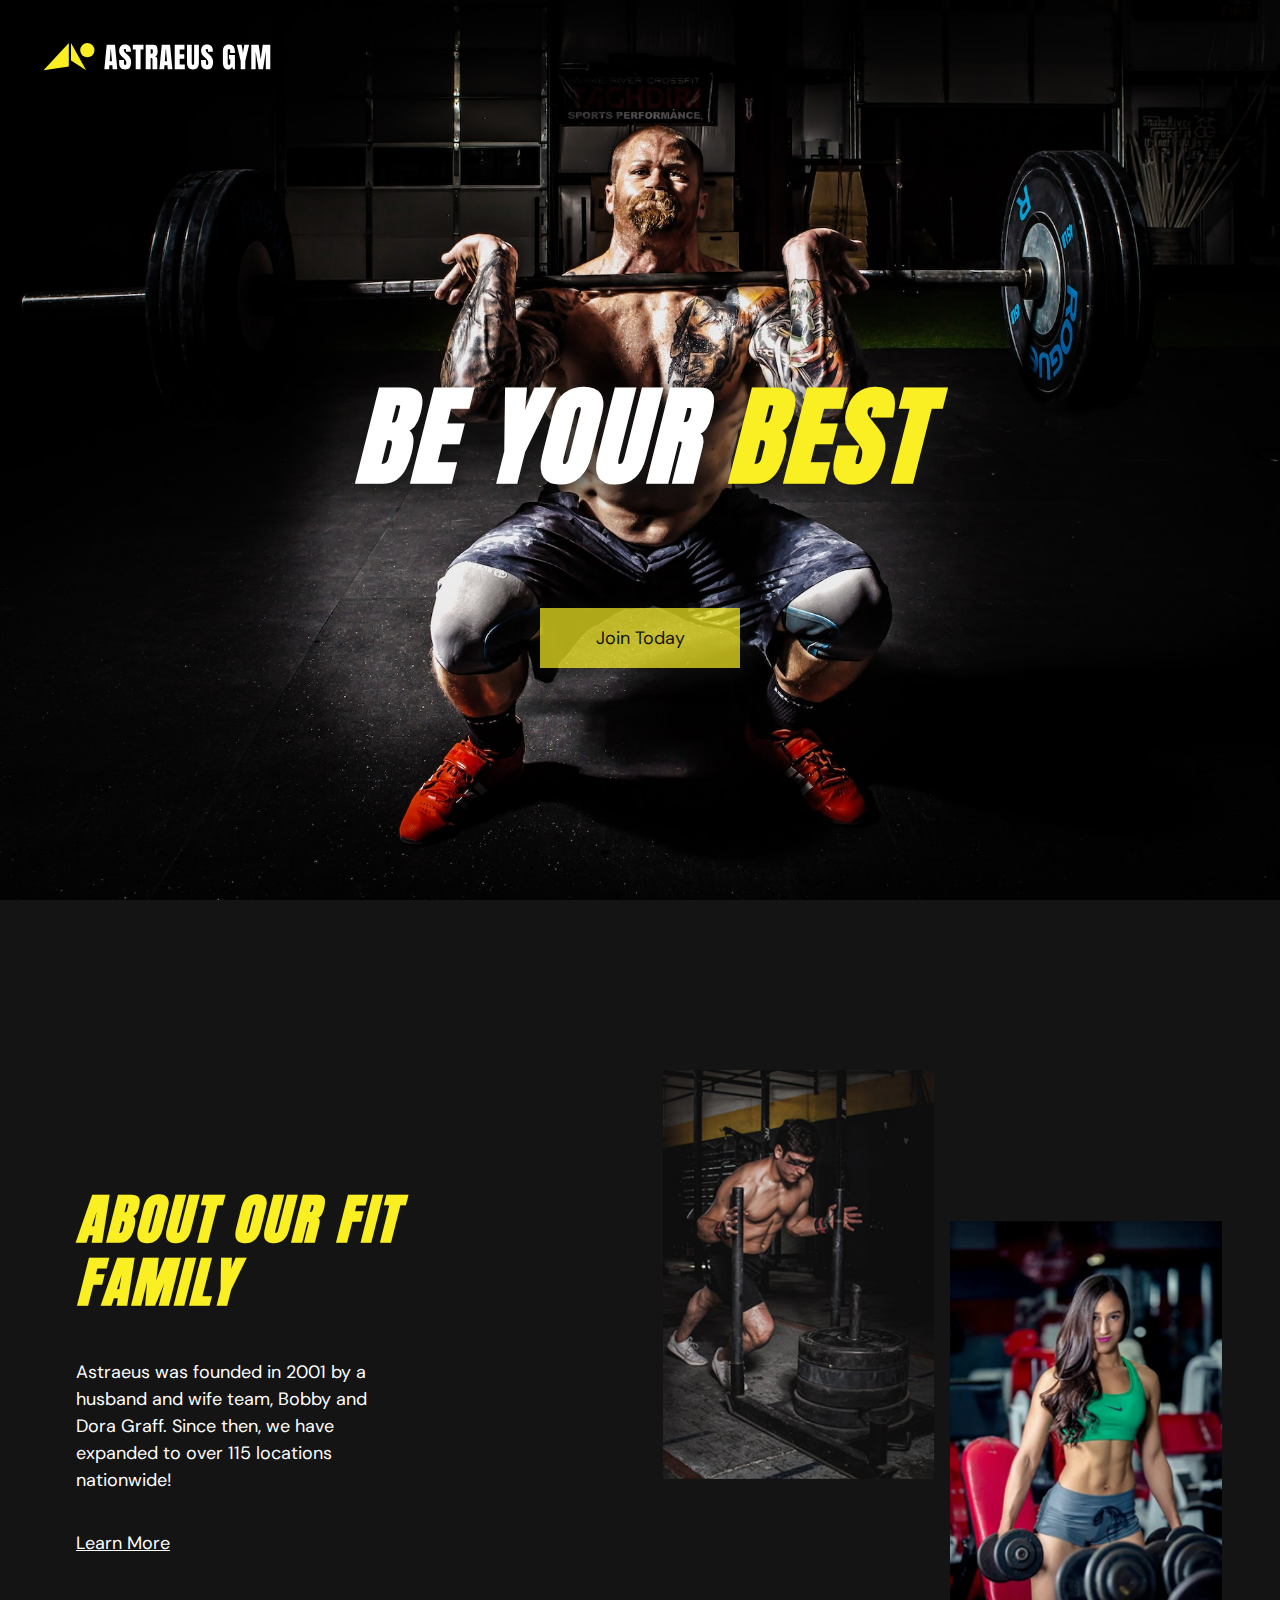
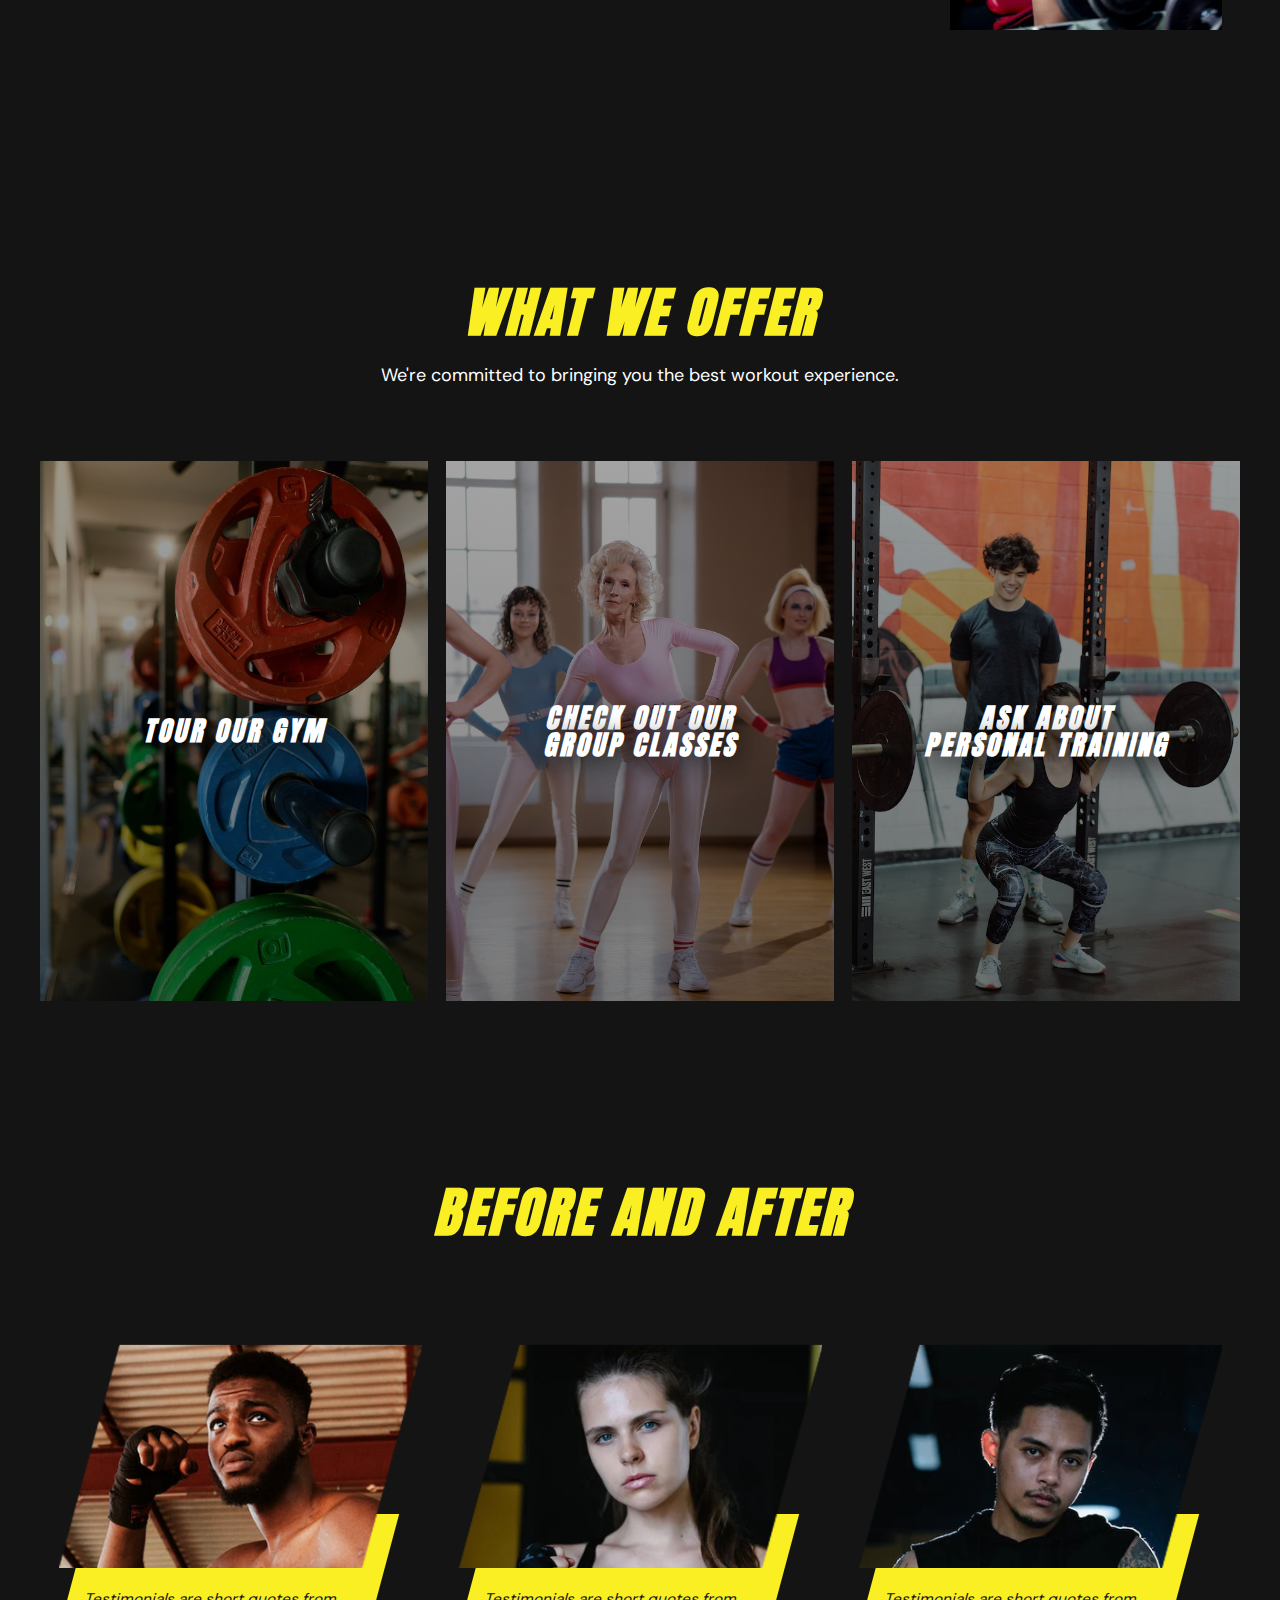
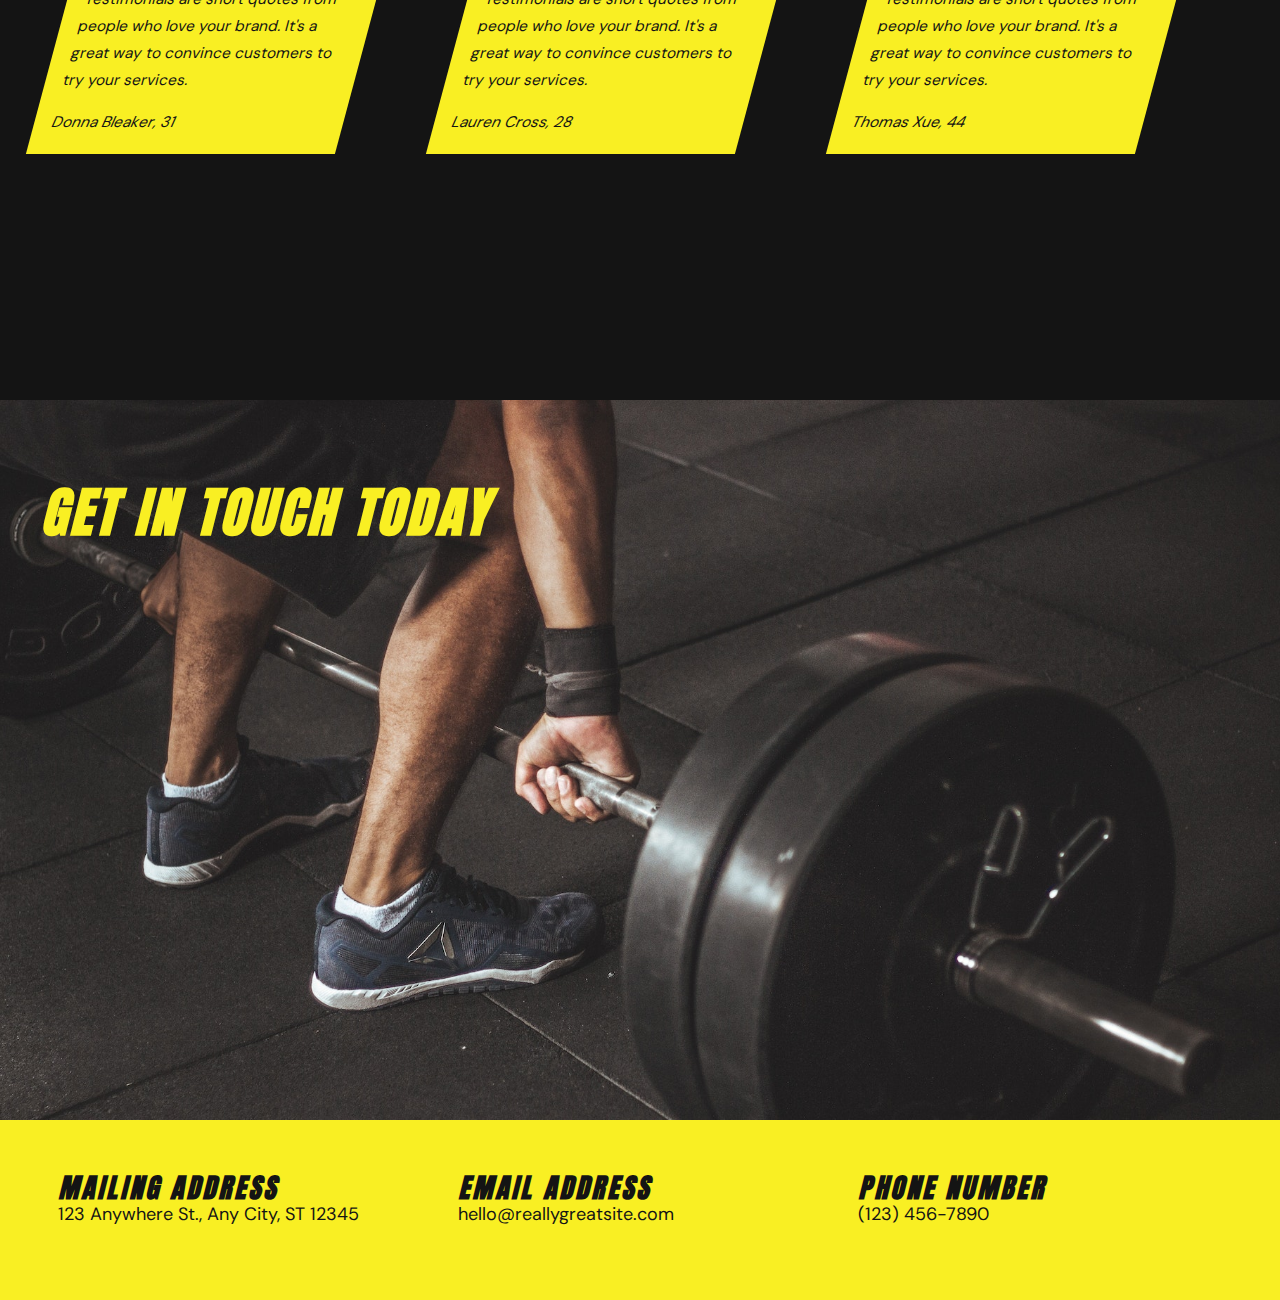
<file: gym-site/index.html>
<!DOCTYPE html>
<html lang="en">
<head>
    <meta charset="UTF-8">
    <meta http-equiv="X-UA-Compatible" content="IE=edge">
    <meta name="description" content="Beautiful Responsive GYM Website with Animation">
    <meta name="keywords" content="HTML, CSS, JavaScript">
    <meta name="author" content="Sangram Kishor">
    <meta name="viewport" content="width=device-width, initial-scale=1.0">
    <link rel="icon" type="image/x-icon" href="./images/logo.svg">
    
    <!-- google fonts  -->
    <link href='https://fonts.googleapis.com/css?family=Anton' rel='stylesheet'>
    <link rel="preconnect" href="https://fonts.googleapis.com">
    <link rel="preconnect" href="https://fonts.gstatic.com" crossorigin>
    <link href="https://fonts.googleapis.com/css2?family=DM+Sans&display=swap" rel="stylesheet">
    
    <!-- Animate css -->
    <link
        rel="stylesheet"
        href="https://cdnjs.cloudflare.com/ajax/libs/animate.css/4.1.1/animate.min.css"
    />
    <!-- custom stylesheet -->
    <link rel="stylesheet" href="style.css">
    
    <title>Welcome to Astraeus Gym</title>

</head>
<body>
    <section id="hero">
        <div class="container">
            <div class="logo-wrap">
                <img src="./images/logo.svg" height="45" alt="Astraeus Gym">
            </div>
            <div class="hero-text">
                <h1 class="heading"><span style="color: #fff;">Be Your</span> Best</h1>
                <button class="cta-btn">Join Today</button>
            </div>
        </div>
    </section>

    <section id="about">
        <div class="container">
            <div class="row">
                <div class="col about-col">
                    <h2 class="section-heading">
                        About Our Fit </br>Family
                    </h2>
                    <p>
                        Astraeus was founded in 2001 by a husband and wife team, Bobby and Dora Graff. Since then, we have expanded to over 115 locations nationwide!
                    </p>
                    <a href="" class="link">Learn More</a>
                </div>
                <div class="col about-img-col">
                    <img src="./images/about-img.png" alt="">
                </div>
            </div>
        </div>
    </section>

    <section id="work">
        <div class="container">            
            <div class="text-center">
                <h2 class="section-heading">
                    What We Offer
                </h2>
                <p>We're committed to bringing you the best workout experience.</p>
            </div>
            <div class="row">
                <div class="col">
                    <h2>Tour Our Gym</h2>
                </div>
                <div class="col">
                    <h2>Check Out Our </br> Group Classes</h2>
                </div>
                <div class="col">
                    <h2>Ask about </br> Personal Training</h2>
                </div>
            </div>
        </div>
    </section>
    
    <section id="testimonial">
        <div class="container">
            <div class="text-center">
                <h2 class="section-heading">
                Before and After
            </h2>            
        </div>
        <div class="row">
            <div class="col">
                <img src="./images/person-one.png" alt="">
                <div class="text-box">
                    <p>Testimonials are short quotes from people who love your brand. It's a great way to convince customers to try your services.</p>
                    <p><em>Donna Bleaker, 31</em></p>
                </div>
            </div>
            <div class="col">
                <img src="./images/person-two.png" alt="">
                <div class="text-box">
                    <p>Testimonials are short quotes from people who love your brand. It's a great way to convince customers to try your services.</p>
                    <p><em>Lauren Cross, 28</em></p>
                </div>
            </div>
            <div class="col">
                <img src="./images/person-three.png" alt="">
                <div class="text-box">
                    <p>Testimonials are short quotes from people who love your brand. It's a great way to convince customers to try your services.</p>
                    <p><em>Thomas Xue, 44</em></p>
                </div>
            </div>
        </div>
    </div>
    </section>
    
    <section id="contact">        
        <div class="container">
            <h2 class="section-heading">
                GET IN TOUCH TODAY
        </h2>
        <div class="row footer">
            <div class="col">
                <h4>Mailing Address</h4>
                <p>123 Anywhere St., Any City, ST 12345</p>
            </div>
            <div class="col">
                <h4>Email Address</h4>
                <p>hello@reallygreatsite.com</p>
            </div>
            <div class="col">
                <h4>Phone Number</h4>
                <p>(123) 456-7890</p>
            </div>
        </div>        
    </div>    
    </section>

    <script src="main.js"></script>
</body>
</html>
</file>
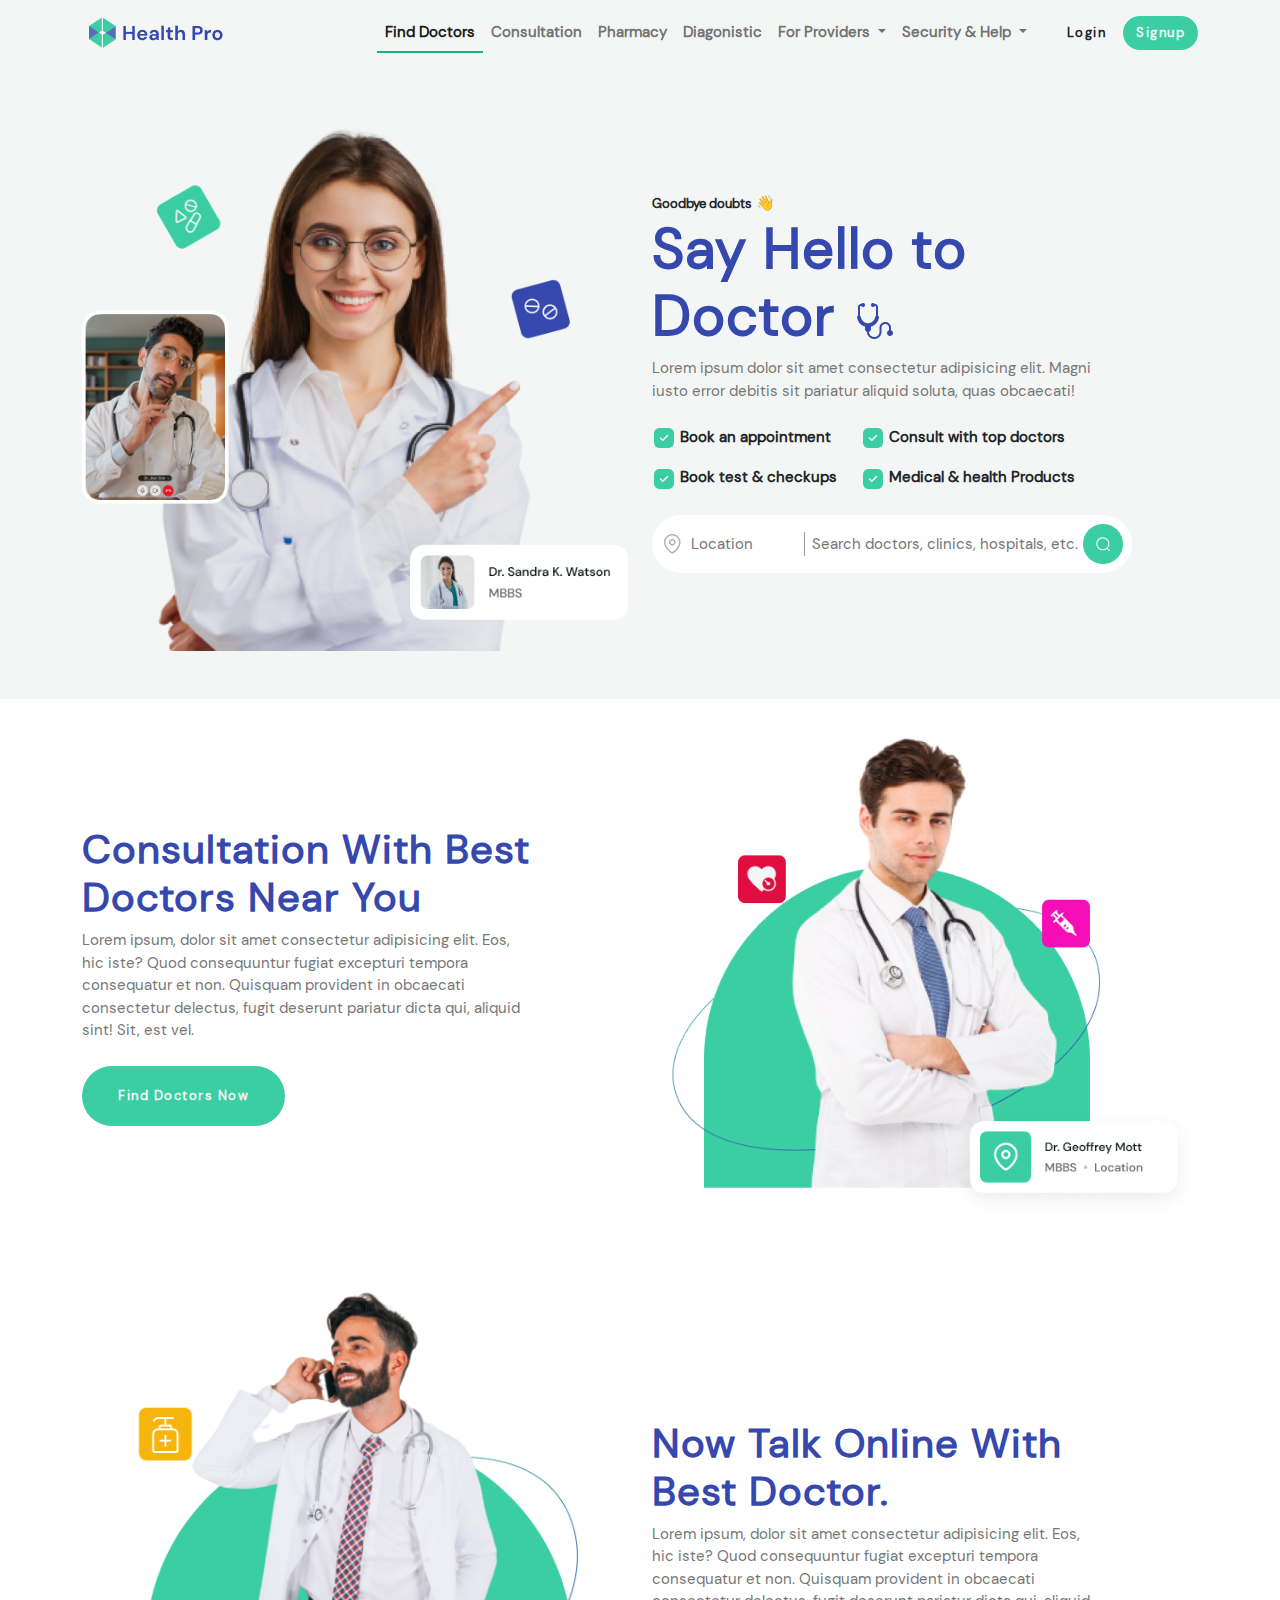
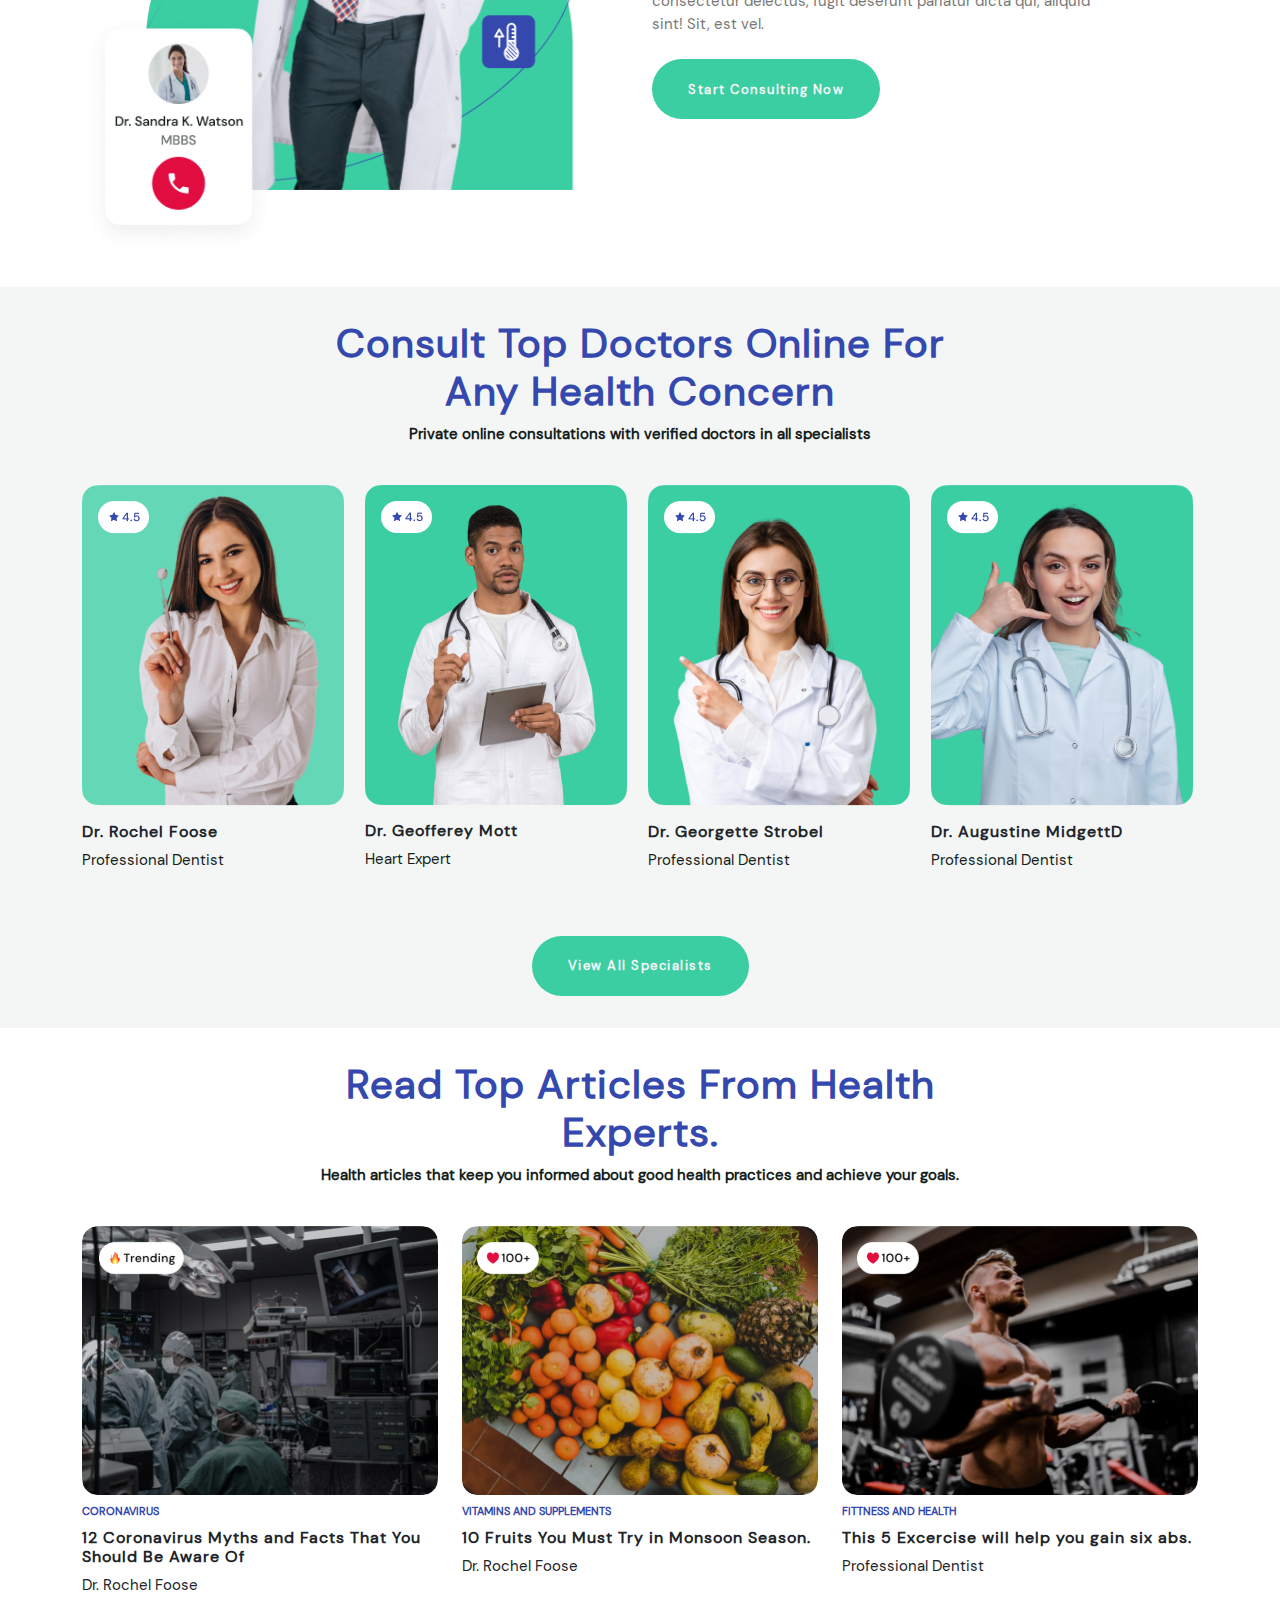
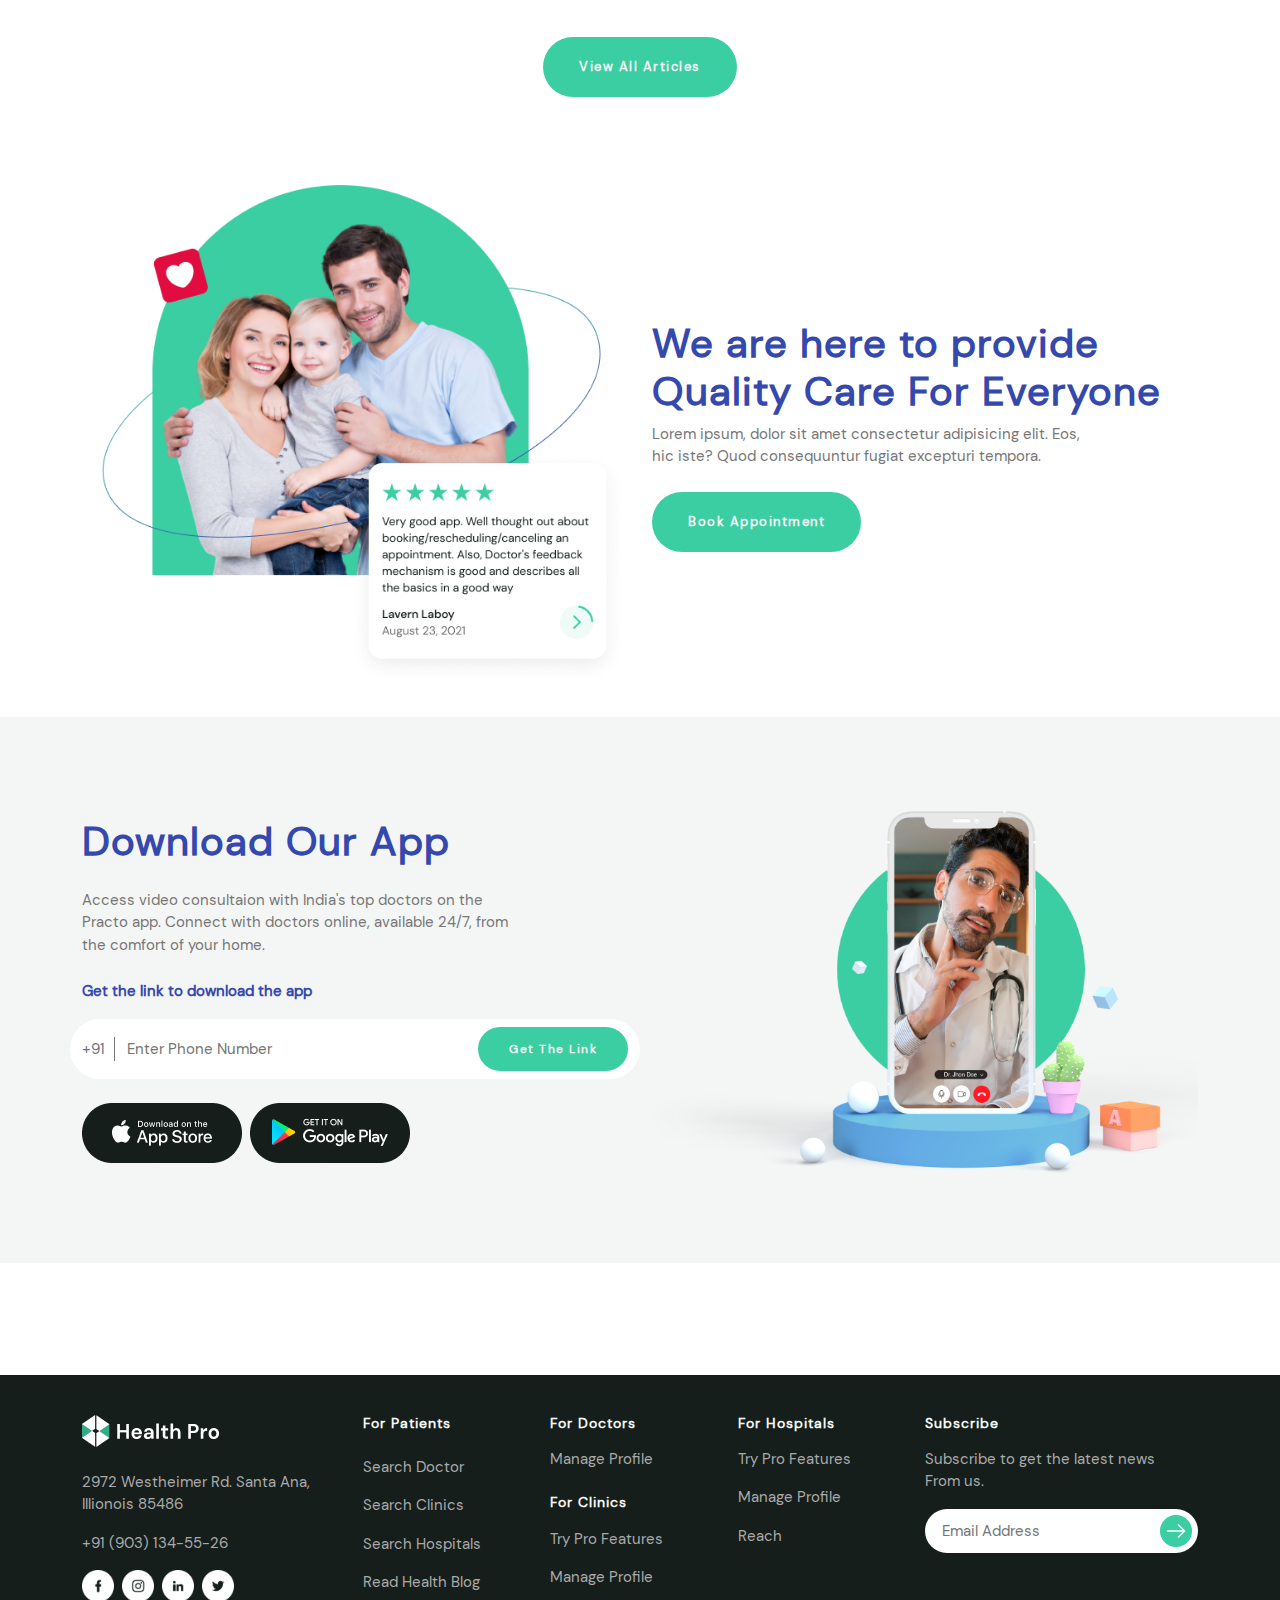
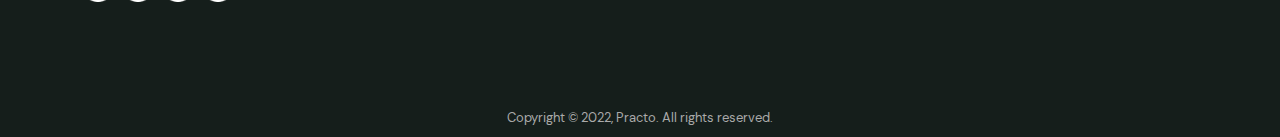
<file: health-pro/index.html>
<!DOCTYPE html>
<html lang="en">
<head>
    <meta charset="UTF-8">
    <meta http-equiv="X-UA-Compatible" content="IE=edge">
    <meta name="viewport" content="width=device-width, initial-scale=1.0">
    <meta name="author" content="Sangram Kishor">
    <meta name="description" content="Lorem ipsum dolor sit amet consectetur adipisicing elit. Magni">
    <title>Welcome to Health Pro</title>

    <!-- Bootstrap css -->
    <link rel="stylesheet" href="assets/bootstrap/css/bootstrap.min.css">
    <link rel="stylesheet" href="assets/bootstrap/css/bootstrap-utilities.min.css">
    <!-- animate css -->
    <link
    rel="stylesheet"
    href="https://cdnjs.cloudflare.com/ajax/libs/animate.css/4.1.1/animate.min.css"
  />
    <!-- main css -->
    <link rel="stylesheet" href="assets/style.css">
</head>
<body>
    <!-- Navbar -->
    <div id="navBar" class="container-fluid bg-primary-light">
        <nav class="navbar navbar-expand-lg fw-bold text-dark">
            <div class="container">                
              <a class="navbar-brand col-md-3" href="#">
                <img src="assets/images/Logo-light.png" alt="">
              </a>
              <button class="navbar-toggler" type="button" data-bs-toggle="collapse" data-bs-target="#navbarNav" aria-controls="navbarNav" aria-expanded="false" aria-label="Toggle navigation">
                <span class="navbar-toggler-icon"></span>
              </button>
              <div class="collapse navbar-collapse justify-content-between" id="navbarNav">
                <ul class="navbar-nav">
                  <li class="nav-item">
                    <a class="nav-link active" href="#">Find Doctors</a>
                  </li>
                  <li class="nav-item">
                    <a class="nav-link" href="#">Consultation</a>
                  </li>
                  <li class="nav-item">
                    <a class="nav-link" href="#">Pharmacy</a>
                  </li>
                  <li class="nav-item">
                    <a class="nav-link">Diagonistic</a>
                  </li>
                  <li class="nav-item dropdown">
                    <a class="nav-link dropdown-toggle" href="#" role="button" data-bs-toggle="dropdown" aria-expanded="false">
                      For Providers
                    </a>
                    <ul class="dropdown-menu">
                      <li><a class="dropdown-item" href="#">Action</a></li>
                      <li><a class="dropdown-item" href="#">Another action</a></li>
                      <li><a class="dropdown-item" href="#">Something else here</a></li>
                    </ul>
                  </li>
                  <li class="nav-item dropdown">
                    <a class="nav-link dropdown-toggle" href="#" role="button" data-bs-toggle="dropdown" aria-expanded="false">
                      Security & Help
                    </a>
                    <ul class="dropdown-menu">
                      <li><a class="dropdown-item" href="#">Action</a></li>
                      <li><a class="dropdown-item" href="#">Another action</a></li>
                      <li><a class="dropdown-item" href="#">Something else here</a></li>
                    </ul>
                  </li>
                </ul>               
                <div class="d-grid d-md-block gap-2 ml-auto">
                    <button class="btn rounded-pill fw-bold mr-3">Login</button>
                    <button class="btn rounded-pill nav-btn fw-bold">Signup</button>
                </div>
              </div>
            </div>
          </nav>
    </div>

    <!-- Hero Section -->
    <section id="hero" class="container-fluid hero bg-primary-light">
        <div class="container py-3">
            <div class="row align-items-center gy-3">
                <div class="col-md-6">
                    <div class="w-100">
                        <img src="assets/images/BannerImage.png" alt="Doctor-Image" class="img-fluid">
                    </div>
                </div>
                <div class="col-md-6">
                    <span class="text-dark"><small class="fw-bold">Goodbye doubts</small> 👋</span>
                    <h1 class="hero-heading">Say Hello to<br/>Doctor <img src="assets/images/stethoscope 1.png" class="img-fluide" alt=""></h1>
                    <p class="desc">Lorem ipsum dolor sit amet consectetur adipisicing elit. Magni
                        <br/>iusto error debitis sit pariatur aliquid soluta, quas obcaecati! </p>
                    <div class="d-grid points-wrap fw-bold mb-4">
                        <div class="co">
                            <img src="assets/images/Tick Square.png" alt=""> Book an appointment
                        </div>
                        <div class="co">
                            <img src="assets/images/Tick Square.png" alt=""> Consult with top doctors
                        </div>
                        <div class="co">
                            <img src="assets/images/Tick Square.png" alt=""> Book test & checkups
                        </div>
                        <div class="co">
                            <img src="assets/images/Tick Square.png" alt=""> Medical & health Products
                        </div>
                    </div>
                    <div class="d-flex search-wrap p-2 rounded-pill bg-white">
                        <div class="d-flex align-items-center">
                            <img src="assets/images/Location.png" alt="" class="img-fluide">
                            <form action="">
                                <input type="text" class="location-input" 
                                placeholder="Location" required>
                            </div>
                            <div class="search-input-wrap"> 
                                <input type="text" class="search-input" 
                                placeholder="Search doctors, clinics, hospitals, etc." required>
                            </div>    
                            <div class="search-btn">
                                <button type="submit" class="btn p-0">
                                    <img src="assets/images/Search button.png" alt="">
                                </button>
                            </div>  
                        </form>
                    </div>
                </div>
            </div>
        </div>
    </section>

   <section class="container-fluid">
    <div class="container">
        <div class="row align-items-center justify-content-center">
            <div class="col-md-6">
                <h1 class="section-header">Consultation With Best<br/>Doctors Near You</h1>
                <p class="desc">
                    Lorem ipsum, dolor sit amet consectetur adipisicing elit. Eos, hic iste? Quod consequuntur fugiat excepturi tempora consequatur et non. Quisquam provident in obcaecati consectetur delectus, fugit deserunt pariatur dicta qui, aliquid sint! Sit, est vel.
                </p>
                <button class=" btn my-btn">Find Doctors Now</button>
            </div>
            <div class="col-md-6">
                <img src="assets/images/img 01.png" alt="" class="img-fluid">
            </div>
        </div>
    </div>
   </section> 

   <section class="container-fluid">
    <div class="container">
        <div class="row align-items-center gy-3">
            <div class="col-md-6">
                <img src="assets/images/img 02.png" alt="" class="img-fluid">
            </div>
            <div class="col-md-6">
                <h1 class="section-header">Now Talk Online With<br/>Best Doctor.</h1>
                <p class="desc">
                    Lorem ipsum, dolor sit amet consectetur adipisicing elit. Eos, hic iste? Quod consequuntur fugiat excepturi tempora consequatur et non. Quisquam provident in obcaecati consectetur delectus, fugit deserunt pariatur dicta qui, aliquid sint! Sit, est vel.
                </p>
                <button class=" btn my-btn">Start Consulting Now</button>
            </div>
        </div>
    </div>
   </section> 

   <section class="container-fluid bg-primary-light">
    <div class="container">
        <h1 class="section-header text-center">Consult Top Doctors Online For<br/>Any Health Concern</h1>
        <p class="text-black mt-0 fw-bold text-center">Private online consultations with verified doctors in all specialists</p>
        <div class="row justify-content-center py-4  g-3">           
            <div class="col-md-3">
                <img src="assets/images/doc1.png" alt="" class="img-fluid mb-3">
                <h6>Dr. Rochel Foose</h6>
                <p class="text-black">Professional Dentist</p>
            </div>
            <div class="col-md-3">
                <img src="assets/images/doc2.png" alt="" class="img-fluid mb-3">
                <h6>Dr. Geofferey Mott</h6>
                <p class="text-black">Heart Expert</p>
            </div>
            <div class="col-md-3">
                <img src="assets/images/doc3.png" alt="" class="img-fluid mb-3">
                <h6>Dr. Georgette Strobel</h6>
                <p class="text-black">Professional Dentist</p>
            </div>
            <div class="col-md-3">
                <img src="assets/images/doc4.png" alt="" class="img-fluid mb-3">
                <h6>Dr. Augustine MidgettD</h6>
                <p class="text-black">Professional Dentist</p>
            </div>
        </div>
            <div class="mt-4 text-center">
                <button class=" btn my-btn">View All Specialists</button>
            </div>
    </div>
   </section> 

   <!-- Blog Section -->
   <section class="container-fluid">
    <div class="container">
        <h1 class="section-header text-center">Read Top Articles From Health<br/>Experts.</h1>
        <p class="text-black mt-0 fw-bold text-center">Health articles that keep you informed about good health practices and achieve your goals.</p>
        <div class="row justify-content-center py-4  gy-3">
            <div class="col-md-4">
                <img src="assets/images/healthcare.png" alt="" class="img-fluid mb-2">
                
                    <small class="blog-category text-blue text-uppercase fw-bold">
                        Coronavirus
                    </small>                
                <h6 class="mt-2">12 Coronavirus Myths and Facts That You<br/>Should Be Aware Of</h6>
                <p>Dr. Rochel Foose</p>
            </div>
            <div class="col-md-4 align-items-center">
                <img src="assets/images/fruits.png" alt="" class="img-fluid mb-2">
                    <small class="blog-category text-blue text-uppercase fw-bold">
                        Vitamins and Supplements
                    </small>
                
                <h6 class="mt-2">10 Fruits You Must Try in Monsoon Season.</h6>
                <p>Dr. Rochel Foose</p>
                
            </div>
            <div class="col-md-4">
                <img src="assets/images/excercise.png" alt="" class="img-fluid mb-2">
                
                    <small class="blog-category text-blue text-uppercase fw-bold">
                       Fittness and Health
                    </small>
                
                <h6 class="mt-2">This 5 Excercise will help you gain six abs.</h6>
                <p>Professional Dentist</p>
            </div>
           
            <div class="mt-4 text-center">
                <button class=" btn my-btn">View All Articles</button>
            </div>
        </div>
    </div>
   </section> 

   <section class="container-fluid">
    <div class="container">
        <div class="row align-items-center gy-3">
            <div class="col-md-6">
                <img src="assets/images/img.png" alt="" class="img-fluid">
            </div>
            <div class="col-md-6">
                <h1 class="section-header">We are here to provide Quality Care For Everyone</h1>
                <p class="desc">
                    Lorem ipsum, dolor sit amet consectetur adipisicing elit. Eos, hic iste? Quod consequuntur fugiat excepturi tempora.
                </p>
                <button class=" btn my-btn">Book Appointment</button>
            </div>
        </div>
    </div>
   </section>

   <!-- Download our App Section-->
   <section class="container-fluid bg-primary-light">
    <div class="container">
        <div class="row align-items-center gy-3">
            <div class="col-md-6">
                <h1 class="section-header mb-4">Download Our App</h1>
                <p class="desc">
                    Access video consultaion with India's top doctors on the Practo app.
                    Connect with doctors online, available 24/7, from the comfort of your home.
                </p>
                <p class="text-blue fw-bold">Get the link to download the app</p>
                <p class="text-green fw-bold">                
                </p>
                <div class="row rounded-pill py-2 mb-4" style="background-color:#fff;">
                    <form action="#getLink" id="getLink" method="post">
                    <div class="" >
                        <div class="phone-input-wrap d-grid">
                            <span class="text-secondary">+91</span>
                                <input type="number" 
                                        name="mobileNumber"
                                        placeholder="Enter Phone Number"
                                        class="phone-input"
                                        maxlength="10"
                                        required>
                                <input type="submit" name="SubmitButton" value="Get The Link" class="btn get-link-btn">
                            </div>
                        </div> 
                    </form> 
                </div>                                     

                <div class="d-flex gap-2">
                    <a class="#">
                        <img src="assets/images/ios badge.png" height="" alt="App Store">
                    </a>
                    <a class="#">
                        <img src="assets/images/Android badge.png" height="" alt="App Store">
                    </a>
                </div>
            </div>
            <div class="col-md-6">
                <img src="assets/images/Mockup.png" alt="" class="img-fluid">
            </div>
        </div>
    </div>
   </section> 

   <section class="container-fluid my-4"></section>

   <!-- Footer section -->
    <footer class="footer container-fluid">
        <div class="container  py-2">
            <div class="row top-footer gx-2 gy-4">
                <div class="col-sm-3">
                    <a href="/index.html" class="mb-3">
                        <img src="assets/images/logo-dark.png" alt="Health Pro">
                    </a>
                    <p class="text-dimmed mt-4">2972 Westheimer Rd. Santa Ana, Illionois
                        85486
                    </p>
                    <p class="text-dimmed">+91 (903) 134-55-26
                    </p>
                    <div class="d-flex gap-2">
                        <div class="cl">
                            <a href="">
                                <img src="assets/images/Facebook.png" width="32px" alt="">
                            </a>
                        </div>
                        <div class="co">
                            <a href="">
                                <img src="assets/images/Instagram.png" width="32px" alt="">
                            </a>
                        </div>
                        <div class="co">
                            <a href="">
                                <img src="assets/images/LinkedIn.png" width="32px" alt="">
                            </a>
                        </div>
                        <div class="c">
                            <a href="">
                                <img src="assets/images/Twitter.png" width="32px" alt="">
                            </a>
                        </div>
                    </div>
                </div>
                <div class="col-sm-2">
                    <h6 class="footer-heading mb-4">For Patients</h6>
                    <div class="d-grid gap-3 footer-nav">
                        <a class="nav-link" href="#">Search Doctor</a>
                        <a class="nav-link" href="#">Search Clinics</a>
                        <a class="nav-link" href="#">Search Hospitals</a>
                        <a class="nav-link">Read Health Blog</a>                                             
                      </div>
                </div>
                <div class="col-sm-2">
                    <h6 class="footer-heading mb-3">For Doctors</h6>
                    <div class="d-grid gap-3 footer-nav">
                        <a class="nav-link" href="#">Manage Profile</a>                                            
                    </div>
                      <h6 class="footer-heading mt-4 mb-3">For Clinics</h6>
                      <div class="d-grid gap-3 footer-nav">
                          <a class="nav-link" href="#">Try Pro Features</a>
                          <a class="nav-link" href="#">Manage Profile</a>                     
                      </div>
                </div>
                <div class="col-sm-2">
                    <h6 class="footer-heading mb-3">For Hospitals</h6>
                    <div class="d-grid gap-3 footer-nav">
                        <a class="nav-link" href="#">Try Pro Features</a>
                        <a class="nav-link" href="#">Manage Profile</a>
                        <a class="nav-link" href="#">Reach</a>
                    </div>
                </div>
                <div class="col-sm-3">
                    <h6 class="footer-heading mb-3">Subscribe</h6> 
                    <p class="footer-text text-dimmed">Subscribe to get the latest news<br/>From us.</p>
                    <form action="">
                        <div class="input-wrap">
                            <input type="email" placeholder="Email Address">
                            <button class="subscribe-btn">
                                <img src="assets/images/arrow.png" alt="">
                            </button>
                        </div>
                    </form>
                </div>
            </div>
        </div>
        <div class="container text-center text-dimmed"><small>Copyright &copy; 2022, Practo. All rights reserved.</small></div>
    </footer>

    <script src="scripts.js"></script>
    <script src="assets/bootstrap/js/bootstrap.bundle.min.js"></script>
</body>
</html>
</file>
<file: gym-site/style.css>
:root{
    --dark-grey: #141414;
    --yellow: #f9ef23;
    --white: #fff;

    background-color: var(--dark-grey);
    color: var(--white);
    font-size: 18px;
    line-height: 27px;
}

*{
    box-sizing: border-box;
}

body{
    margin: 0;
    padding: 0;
    font-family: 'DM Sans', sans-serif;
}

h1, h2, h3, h4, h5, h6 {
    font-family: 'Anton', serif;
    text-transform: uppercase;
    font-style: italic;
    letter-spacing: 3px;
    color: var(--yellow);
}

p{
    margin-top: 0;
}

a{
    color: var(--white);
}

a:hover{
    text-decoration-color: red;
}

section{
    height: 100vh;
}

.container{
    position: relative;
    max-width: 1200px;
    width: 100%;
    height: 100%;
    margin-left: auto;
    margin-right: auto;
    padding-block: 2rem;
}

.section-heading{
    font-size: 3rem;
    line-height: 3.5rem;
}

.row{
    display: flex;
    align-items: center;
    padding-block: 2rem;
}

.col{
    width: 100%;
    height: auto;
    justify-self: center;
    align-self: center;
    padding: 1rem;
}

#hero{
    background-image: url('./images/hero-img.jpg');
    background-position: center center;
    background-size: cover;
}

#hero .hero-text{
    height: 100%;
    text-align: center;    
    display: grid;
    place-content: center;
}

#hero .heading{
    text-align: center;
    font-size: 6rem;
    line-height: 7rem;
    /* position: absolute; */
    /* left: 50%; */
    /* top: calc(50% - 5rem); */
    /* transform: translate(-50%, -50%); */
    text-shadow: 4px 6px 24px var(--dark-grey);
}

#hero .cta-btn{
    /* position: absolute;
    left: 50%;
    bottom: 15%;
    transform: translate(-50%, -50%); */
    margin: 2rem auto;
    background-color: var(--yellow);
    font-size: inherit;
    font-family: inherit;
    padding-block: 1rem;
    width: 200px;
    border: none;
    box-shadow: 4px 6px 24px var(--dark-grey);
    cursor: pointer;
    transition: all .3s;
    opacity: .70;
}

#hero .cta-btn:hover{
    opacity: 1;
    transform: translateY(-4px) skewX(-14deg);
}


#about .row{
    height: 100%;
}

#about .about-col {
   padding-left: 2rem;
}

#about .about-col p{
    max-width: 300px;
    margin-bottom: 2rem;
}

#about .about-img-col{

    padding: 1rem;
}

#about .about-img-col img{
    display: block;
    max-width: 100%;
}

#work .text-center{
    text-align: center; 
    margin-bottom: 2rem;   
}

#work .text-center h2{
    margin-bottom: 1rem;
}

#work .row{
    gap: 1rem;
}

#work .row .col{
    background-color: #f9ef23;
    height: 60vh;
    display: grid;
    place-content: center;
    transition: all 1s;
}

#work .row .col h2{
    color: #fff;
    text-align: center;
    text-shadow: 4px 6px 24px var(--dark-grey);
}

#work .row .col:nth-child(1){
    background-image: linear-gradient(to bottom, rgba(0, 0, 0, 0.35), rgba(0, 0, 0, 0.5)),  url('./images/gym-tour.jpg');
    background-size: cover;
    background-position: center center;
}

#work .row .col:nth-child(2){
    background-image: linear-gradient(to bottom, rgba(0, 0, 0, 0.35), rgba(0, 0, 0, 0.5)), url('./images/group-gym.jpg');
    background-size: cover;
    background-position: center center;
}

#work .row .col:nth-child(3){
    background-image: linear-gradient(to bottom, rgba(0, 0, 0, 0.35), rgba(0, 0, 0, 0.5)), url('./images/training.jpg');
    background-size: cover;
    background-position: center center;
}

#work .row .col:hover{
    background-size: 125%;
}

#testimonial .text-center{
    text-align: center;
}

#testimonial .col img{
    display: block;
    max-width: 100%;
}

#testimonial .text-box{ 
    width: 85%;   
    background-color: var(--yellow);
    color: var(--dark-grey);
    transform: skewX(-15deg);
    margin-top: -3rem;
    padding: 4rem 1rem 1rem 1rem;
}

#testimonial img{
    position: relative;
    z-index: 99;
}

#testimonial p{
    font-size: .85rem;
}

#testimonial p:last-child{
    margin-bottom: 0;
}

#contact{
    background-image: linear-gradient(to bottom, rgba(0, 0, 0, 0) 80%, var(--yellow) 20%),  url('./images/footer-img.jpg');
    background-size: cover;
    background-position: center center; 
}

#contact .footer{
    color: var(--dark-grey);
    position: absolute;
    bottom: 0;
    width: 100%;
    z-index: 9999;
}

#contact .footer h4{
    font-size: 1.5rem;
    color: var(--dark-grey);
    margin-bottom: 0;
}

@media (max-width: 768px) {
    section{
        height: fit-content;
    }

    #contact, #hero {
        height: 100vh;
    }

    #hero .heading{
        font-size: 5rem;
    }


    .container{
        max-width: 600px;        
        padding-block: 1rem;       
    }
    
    .section-heading{
        font-size: 2.5rem;
        line-height: 3.5rem;
    }
    
    .row{
        flex-direction: column;           
        padding-block: 1rem;       
    } 
    
    #about .row{
        justify-content: center;
        align-items: center;
    }

    #about .about-col {
    padding-left: 2rem;
    }

    #about .about-col p{
        max-width: 300px;
        margin-bottom: 2rem;
    }

    #about .about-img-col img{
        display: block;
        max-width: 100%;
    } 

    #contact{
        background-image: linear-gradient(to bottom, rgba(0, 0, 0, 0) 30%, var(--yellow) 60%),  url('./images/footer-img.jpg');
    }
    
}

@media (max-width: 500px) {
    .container{
        max-width: 380px;
    }

    .section-heading{
        font-size: 2rem;
    }

    #work .row .col{        
        height: 50vh;
        
    }    
   
    #contact .footer h4{
        font-size: 1rem;
        margin-top: 0;
    }
}
</file>
<file: health-pro/assets/style.css>
:root{
    --primary: #3bcea3;
    --secondary: #3548ae;
    --dark: #151e1b;
    --light: #f4f6f5;
    --primary-light: #d6f5ec;

    color: var(--dark);
    background-color: var(--light);
}

@font-face {
    font-family: DMSans-Regular;
    src: url(fonts/DMSans-Regular.ttf);
}

@font-face {
    font-family: DMSans-Bold;
    src: url(fonts/DMSans-Bold.ttf);
    font-weight: bold;
}


*{
    box-sizing: border-box;
    font-family: DMSans-Regular;
}

body{
    margin: 0;
    padding: 0;
    font-size: 15px;
}

h1, h2, h3, h4, h4, h6 {
    font-weight: bold;
    letter-spacing: 1px;
}

.slide-up {
    animation: slideUp .3s ease-in .5s ;
}

@keyframes slideUp {
    0% {
        opacity: 0.5;
    }
    50% {
        transform: translateX(500px);
    }
}

.bg-primary-light{
    background-color: var(--light);
}

.text-blue{
    color: var(--secondary);
}

.text-black{
    color: var(--dark)!important;
}

.text-green{
    color: var(--primary)!important;
}

.active{
    border-bottom: 2px solid #14b484;
}

.navbar-nav .nav-link:hover{
    border-bottom: 2px solid #14b484;
}

.nav-btn{
    background-color: var(--primary);
    color: var(--light);
}

section{
    /* height: 675px; */
    padding-block: 2rem;
}

.hero-heading, .section-header{
    color: var(--secondary);
    /* margin-bottom: 1.5rem; */
}

.hero-heading{
    font-size: 3.5rem;
}

.desc{
    color: #777;
    max-width: 445px;
    margin-bottom: 1.5rem;
}

.points-wrap{
    grid-template-columns: max-content max-content;
    gap: 1rem 1.5rem;
}

@media (max-width: 579px) {
    .points-wrap{
        grid-template-columns: max-content;       
    }
}

.search-wrap{    
    max-width: 480px;
    justify-items: flex-start;
    align-items: center;
}

.search-btn {
    margin-left: auto;
}

.btn{
    font-weight: bold;
    letter-spacing: 1.5px;
    font-size: 13px;
}


.my-btn{
    background-color: #3bcea3;
    color: var(--light);
    height: 60px;
    padding:0 35px;
    border-radius: 60px;
}

.my-btn:hover{
    background-color: #14b484!important;
    color: var(--light)!important;
}

.location-input, .search-input{
    width: 120px;
    text-indent: 5px;
    border: none;
}

.search-input-wrap{
    width: 100%;
}

.search-input{
    width: 100%;
    border-left: 1px solid #999;
}

.location-input:focus, .search-input:focus{
    outline: none;
}

.phone-input-wrap{
    grid-template-columns: 32px auto max-content;
    align-items: center;
}

.blog-category{
    font-size: 11px;
    display: block;
}
.phone-input{
    position: relative;
    width: 100%;
    text-indent: 10px;
    border: none;
    border-left: 1px solid #777;
}

.phone-input:focus{
    outline: none;
}

.get-link-btn{
    background-color: #3bcea3;
    display: inline-block;
    color: var(--light);
    height: 44px;
    padding:0 30px;
    border-radius: 44px;
    font-size: 12px!important;
}

.get-link-btn:hover{
    background-color: #14b484!important;
    color: var(--light)!important;
}

.footer{
    background-color: var(--dark);
    color: var(--light);
    padding: 2rem .5rem .5rem;
}

.top-footer{
    margin-bottom: 6rem;
}
.footer-heading{
    font-size: .9rem;
}

.footer-nav{
    margin: 0;
}

.nav{
    padding: 0;
}

.footer-nav a, .text-dimmed{
    color: #aaa;
}

.footer-nav a:hover{
    color: var(--light);
}

.footer  .input-wrap{
    position: relative;    
}

.footer .input-wrap input{   
    height: 44px;
    display: block;
    width: 100%;
    text-indent: 15px;
    border-radius: 48px;
    border: none;
}

.footer .input-wrap .subscribe-btn{
    position: absolute;
    top: 0;
    right: 0;
    width: 44px;
    height: 44px;
    background-color: transparent;
    border: none;
}
</file>
